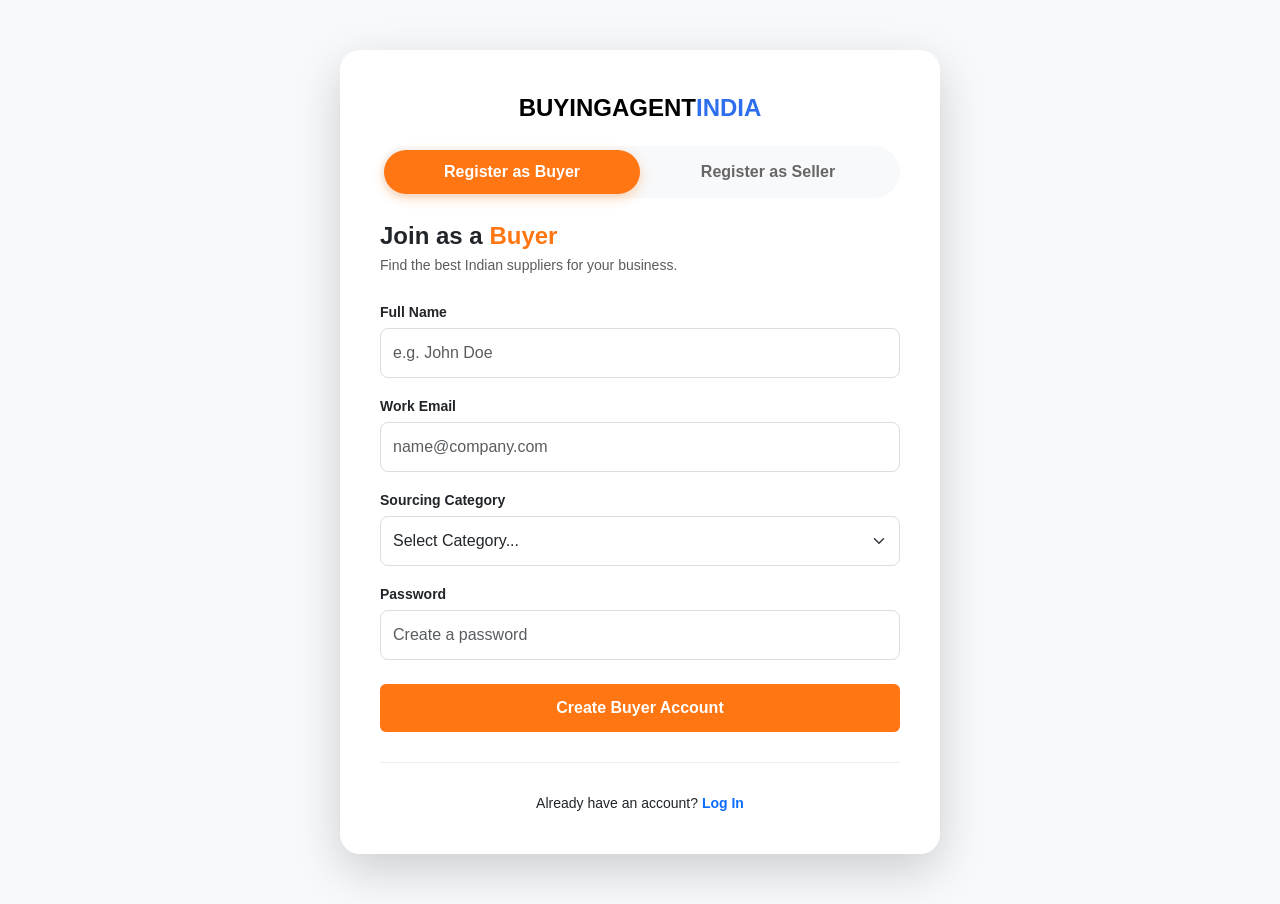
<file: register.html>
<!DOCTYPE html>
<html lang="en">
<head>
    <meta charset="UTF-8">
    <meta name="viewport" content="width=device-width, initial-scale=1.0">
    <title>Registration | BuyingAgentIndia</title>
    <link href="https://cdn.jsdelivr.net/npm/bootstrap@5.3.0/dist/css/bootstrap.min.css" rel="stylesheet">
    
    <style>
        body { background-color: #f8f9fa; font-family: 'Segoe UI', Tahoma, Geneva, Verdana, sans-serif; }
        .auth-card { max-width: 600px; margin: 50px auto; padding: 40px; border-radius: 20px; background: #fff; border: none; }
        
        /* Navbar Brand Style */
        .brand { font-size: 24px; font-weight: bold; color: #000; text-decoration: none; display: block; text-align: center; margin-bottom: 20px; }
        .brand span { color: #2f6fed; }

        /* Tabs Styling */
        .nav-pills .nav-link { color: #666; font-weight: 600; border-radius: 50px; padding: 10px 20px; }
        
        /* Buyer Tab - Orange */
        #buyer-tab.active { background-color: #ff7612 !important; color: white !important; box-shadow: 0 4px 12px rgba(255, 118, 18, 0.3); }
        
        /* Seller Tab - Blue */
        #seller-tab.active { background-color: #1a73e8 !important; color: white !important; box-shadow: 0 4px 12px rgba(26, 115, 232, 0.3); }

        /* Form Styling */
        .form-label { font-size: 14px; font-weight: 600; margin-bottom: 5px; }
        .form-control, .form-select { padding: 12px; border-radius: 8px; border: 1px solid #ddd; }
        
        /* Buttons */
        .btn-orange { background-color: #ff7612; color: white; border: none; font-weight: 700; padding: 12px; }
        .btn-orange:hover { background-color: #e66a10; color: white; }
        
        .btn-blue { background-color: #1a73e8; color: white; border: none; font-weight: 700; padding: 12px; }
        .btn-blue:hover { background-color: #155cb0; color: white; }

        .divider { height: 1px; background: #eee; margin: 30px 0; position: relative; }
    </style>
</head>
<body>

<div class="container">
    <div class="auth-card shadow-lg">
        <a class="brand" href="index.html">BUYINGAGENT<span>INDIA</span></a>

        <ul class="nav nav-pills nav-justified mb-4 bg-light p-1 rounded-pill" id="pills-tab" role="tablist">
            <li class="nav-item">
                <button class="nav-link active" id="buyer-tab" data-bs-toggle="pill" data-bs-target="#pills-buyer" type="button">Register as Buyer</button>
            </li>
            <li class="nav-item">
                <button class="nav-link" id="seller-tab" data-bs-toggle="pill" data-bs-target="#pills-seller" type="button">Register as Seller</button>
            </li>
        </ul>

        <div class="tab-content" id="pills-tabContent">
            <div class="tab-pane fade show active" id="pills-buyer">
                <h4 class="fw-bold mb-1">Join as a <span style="color: #ff7612;">Buyer</span></h4>
                <p class="text-muted small mb-4">Find the best Indian suppliers for your business.</p>
                
                <form class="row g-3">
                    <div class="col-12">
                        <label class="form-label">Full Name</label>
                        <input type="text" class="form-control" placeholder="e.g. John Doe">
                    </div>
                    <div class="col-12">
                        <label class="form-label">Work Email</label>
                        <input type="email" class="form-control" placeholder="name@company.com">
                    </div>
                    <div class="col-12">
                        <label class="form-label">Sourcing Category</label>
                        <select class="form-select">
                            <option selected>Select Category...</option>
                            <option>Textiles & Apparel</option>
                            <option>Jewelry & Accessories</option>
                            <option>Handicrafts</option>
                        </select>
                    </div>
                    <div class="col-12">
                        <label class="form-label">Password</label>
                        <input type="password" class="form-control" placeholder="Create a password">
                    </div>
                    <div class="col-12 mt-4">
                        <button class="btn btn-orange w-100">Create Buyer Account</button>
                    </div>
                </form>
            </div>

            <div class="tab-pane fade" id="pills-seller">
                <h4 class="fw-bold mb-1">Join as a <span style="color: #1a73e8;">Seller</span></h4>
                <p class="text-muted small mb-4">Showcase your products to global buyers.</p>
                
                <form class="row g-3">
                    <div class="col-md-6">
                        <label class="form-label">Company Name</label>
                        <input type="text" class="form-control" placeholder="Business Ltd.">
                    </div>
                    <div class="col-md-6">
                        <label class="form-label">Contact Person</label>
                        <input type="text" class="form-control" placeholder="Your Name">
                    </div>
                    <div class="col-12">
                        <label class="form-label">Business Type</label>
                        <select class="form-select">
                            <option>Manufacturer</option>
                            <option>Wholesaler</option>
                            <option>Exporter</option>
                        </select>
                    </div>
                    <div class="col-12">
                        <label class="form-label">Mobile Number</label>
                        <div class="input-group">
                            <span class="input-group-text bg-white">+91</span>
                            <input type="text" class="form-control" placeholder="9876543210">
                        </div>
                    </div>
                    <div class="col-12">
                        <label class="form-label">Create Password</label>
                        <input type="password" class="form-control" placeholder="••••••••">
                    </div>
                    <div class="col-12">
                        <div class="form-check">
                            <input class="form-check-input" type="checkbox" id="checkTerms">
                            <label class="form-check-label small" for="checkTerms">I agree to the Agreement & Policy</label>
                        </div>
                    </div>
                    <div class="col-12 mt-4">
                        <button class="btn btn-blue w-100">Register Business</button>
                    </div>
                </form>
            </div>
        </div>

        <div class="divider"></div>
        <p class="text-center small mb-0">Already have an account? <a href="login-register.html" class="fw-bold text-decoration-none">Log In</a></p>
    </div>
</div>

<script src="https://cdn.jsdelivr.net/npm/bootstrap@5.3.0/dist/js/bootstrap.bundle.min.js"></script>
</body>
</html>
</file>
